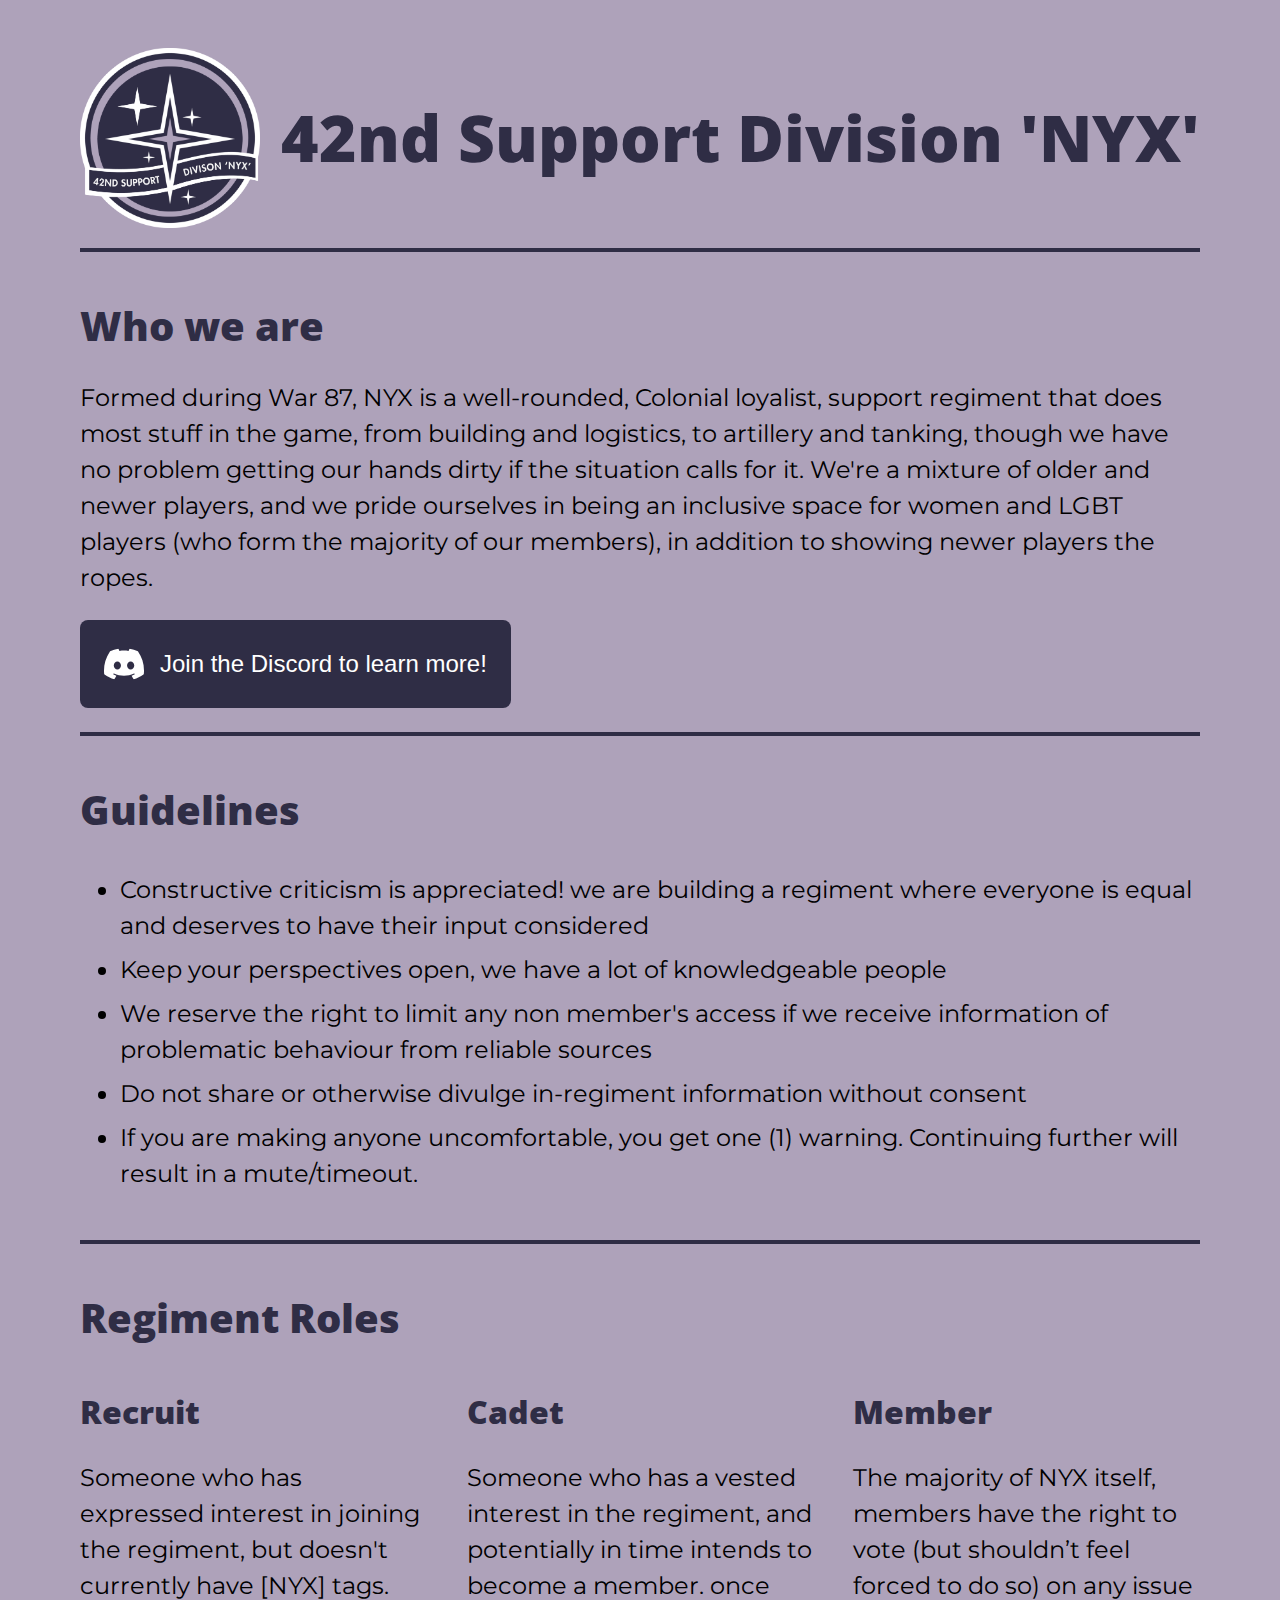
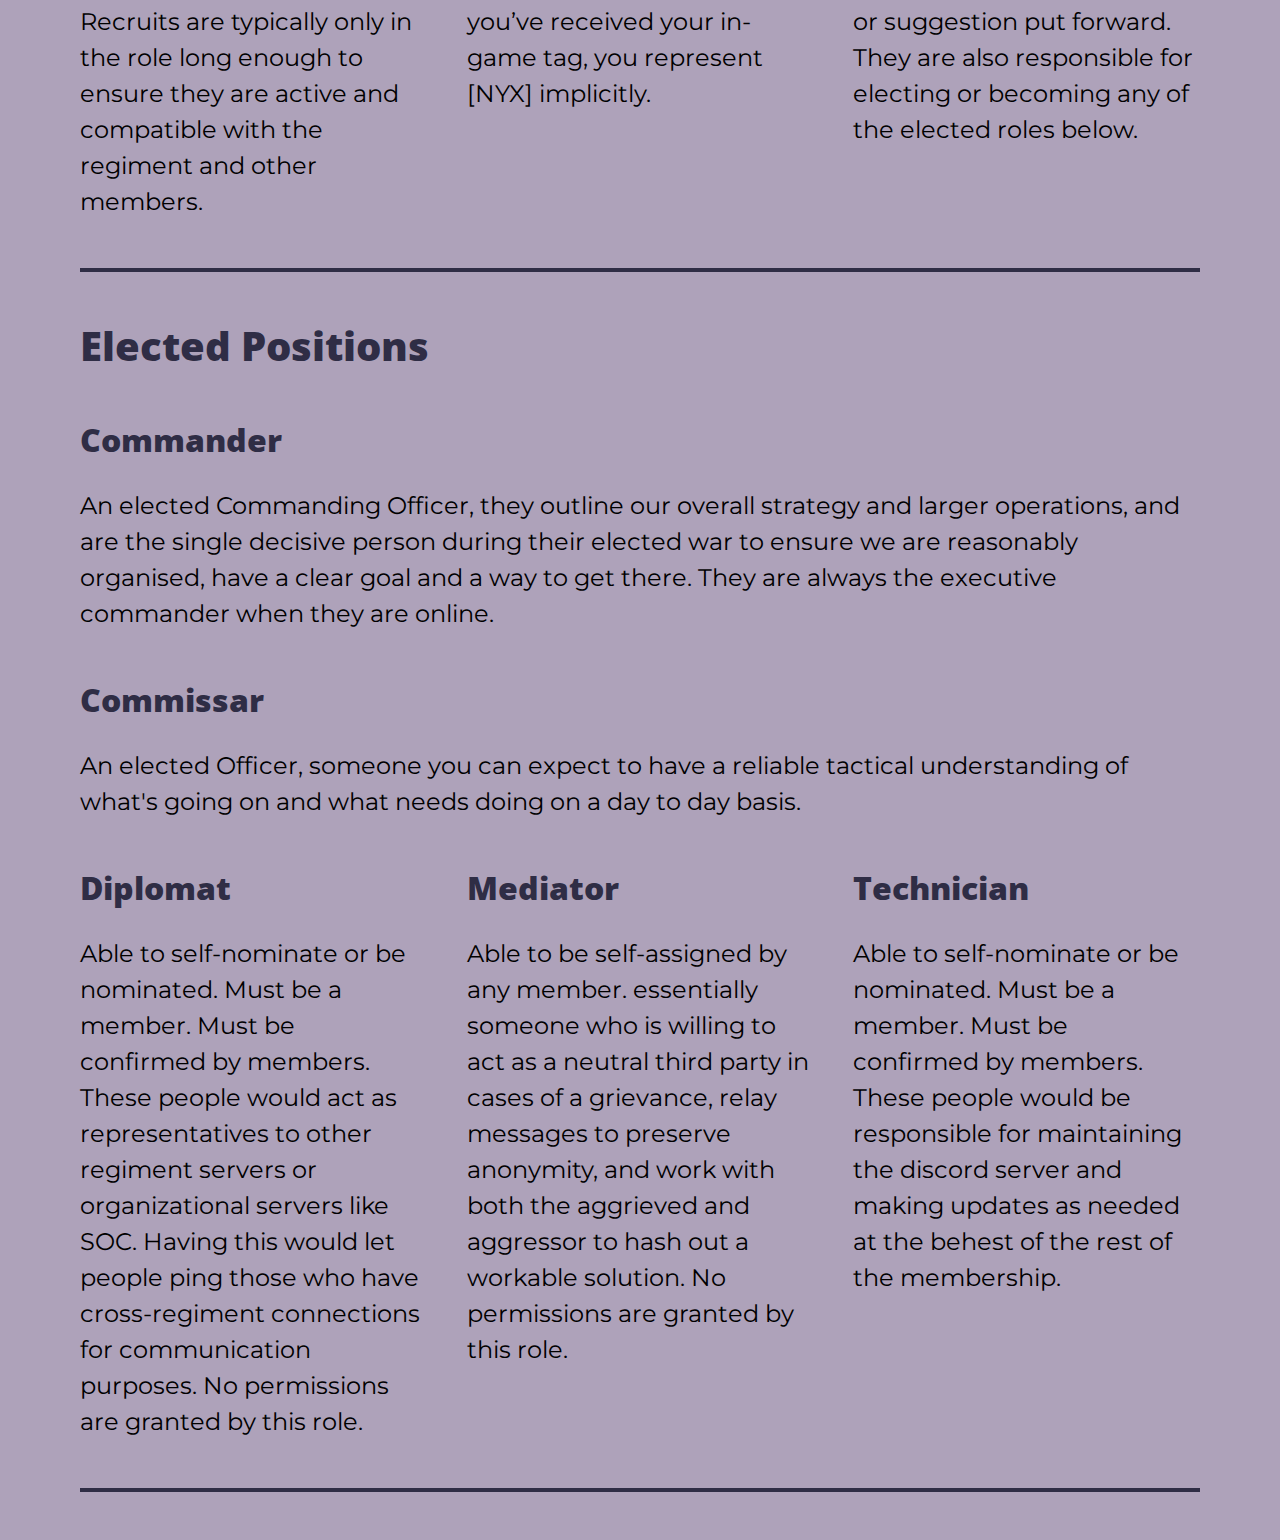
<file: index.html>
<!DOCTYPE html>
<html lang="en">
<head>
  <meta charset="UTF-8">
  <meta http-equiv="X-UA-Compatible" content="IE=edge">
  <meta name="viewport" content="width=device-width, initial-scale=1.0">
  <meta name="keywords" content="foxhole, nyx, division, regiment, colonial">
  <link rel="shortcut icon" href="favicon.ico" type="image/x-icon">
  <link rel="stylesheet" href="style.css">
  <title>NYX</title>
</head>
<body>
  <header>
    <img src="logo.png" alt="NYX Logo">
    <nav>
      <h1>42nd Support Division 'NYX'</h1>
    </nav>
  </header>
  <hr>
  <section class="information">
    <div class="item">
    <h2>Who we are</h2>
    <p>
      Formed during War 87, NYX is a well-rounded, Colonial loyalist, support regiment that does most stuff in the game, from building and logistics, to artillery and tanking, though we have no problem getting our hands dirty if the situation calls for it.
      
      We're a mixture of older and newer players, and we pride ourselves in being an inclusive space for women and LGBT players (who form the majority of our members), in addition to showing newer players the ropes. 
    </p>
  </div>
  <div class="discord">   
    <button name="Join NYX Discord" onclick="window.location.href='https://discord.gg/joinnyx';">
      <img aria-hidden="true" src="discord.svg"/>
      Join the Discord to learn more!
    </button>
  </div>
  </section>
  <hr>
  <section class="information">
    <div class="item">
    <h2>Guidelines</h2>
    <ul>
      <li>Constructive criticism is appreciated! we are building a regiment where everyone is equal and deserves to have their input considered</li>
      <li>Keep your perspectives open, we have a lot of knowledgeable people</li>
      <li>We reserve the right to limit any non member's access if we receive information of problematic behaviour from reliable sources</li>
      <li>Do not share or otherwise divulge in-regiment information without consent</li>
      <li>If you are making anyone uncomfortable, you get one (1) warning. Continuing further will result in a mute/timeout.</li>
    </ul>
  </div>
  </section>
  <hr>
  <section class="structure">
    <h2>Regiment Roles</h2>
    <div class="item">
      <h3>Recruit</h3>
      <p>Someone who has expressed interest in joining the regiment, but doesn't currently have [NYX] tags. Recruits are typically only in the role long enough to ensure they are active and compatible with the regiment and other members.</p>
    </div>
    <div class="item">
      <h3>Cadet</h3>
      <p>Someone who has a vested interest in the regiment, and potentially in time intends to become a member. once you’ve received your in-game tag, you represent [NYX] implicitly.</p>
    </div>
    <div class="item">
      <h3>Member</h3>
      <p>The majority of NYX itself, members have the right to vote (but shouldn’t feel forced to do so) on any issue or suggestion put forward. They are also responsible for electing or becoming any of the elected roles below.</p>
    </div>
  </section>
  <hr>
  <section class="structure structure-alt">
    <h2>Elected Positions</h2>
    <div class="item-alt">
      <h3>Commander</h3>
      <p>An elected Commanding Officer, they outline our overall strategy and larger operations, and are the single decisive person during their elected war to ensure we are reasonably organised, have a clear goal and a way to get there. They are always the executive commander when they are online.</p>
    </div>
    <div class="item-alt">
      <h3>Commissar</h3>
      <p>An elected Officer, someone you can expect to have a reliable tactical understanding of what's going on and what needs doing on a day to day basis. </p>
    </div>
    <div class="item">
      <h3>Diplomat</h3>
      <p>Able to self-nominate or be nominated. Must be a member. Must be confirmed by members. These people would act as representatives to other regiment servers or organizational servers like SOC. Having this would let people ping those who have cross-regiment connections for communication purposes. No permissions are granted by this role.</p>
    </div>
    <div class="item">
      <h3>Mediator</h3>
      <p>Able to be self-assigned by any member. essentially someone who is willing to act as a neutral third party in cases of a grievance, relay messages to preserve anonymity, and work with both the aggrieved and aggressor to hash out a workable solution. No permissions are granted by this role.</p>
    </div>
    <div class="item">
      <h3>Technician</h3>
      <p>Able to self-nominate or be nominated. Must be a member. Must be confirmed by members. These people would be responsible for maintaining the discord server and making updates as needed at the behest of the rest of the membership.</p>
    </div>
  </section>
  <hr>
</body>
</html>
</file>
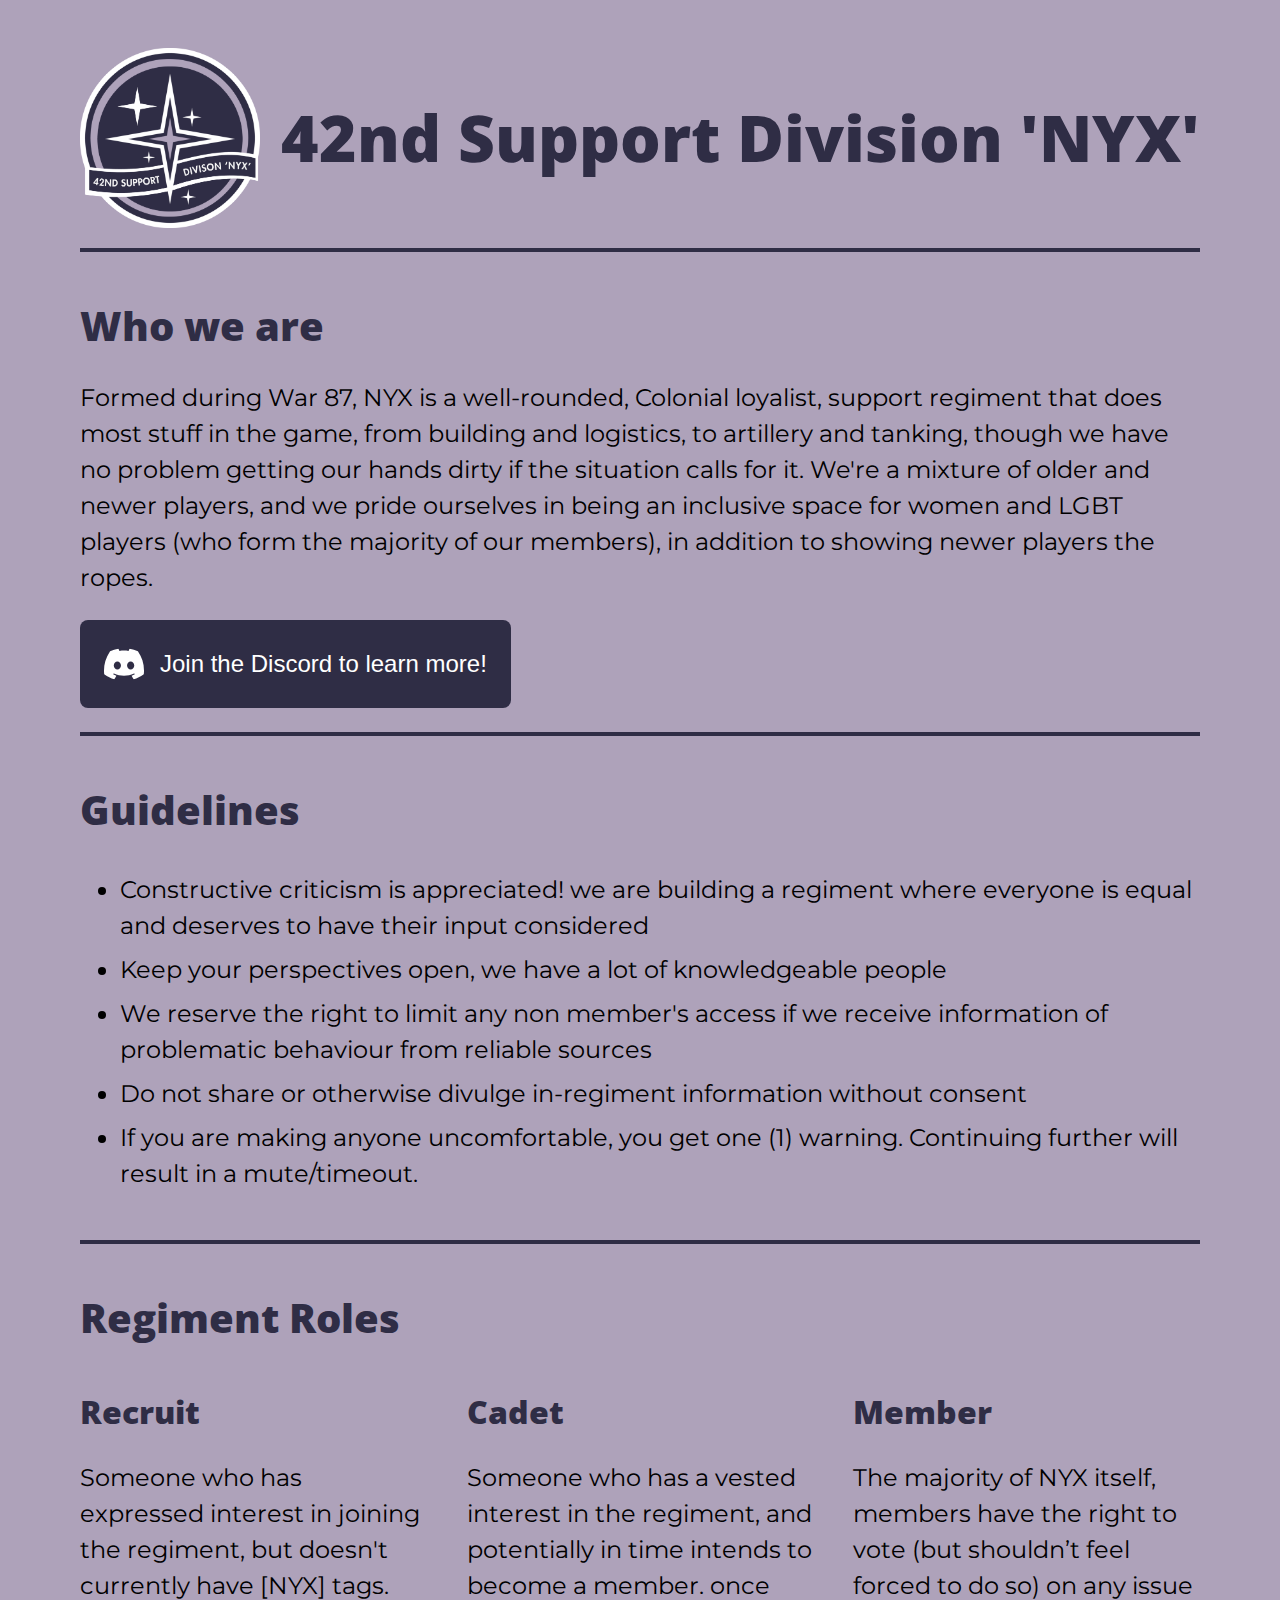
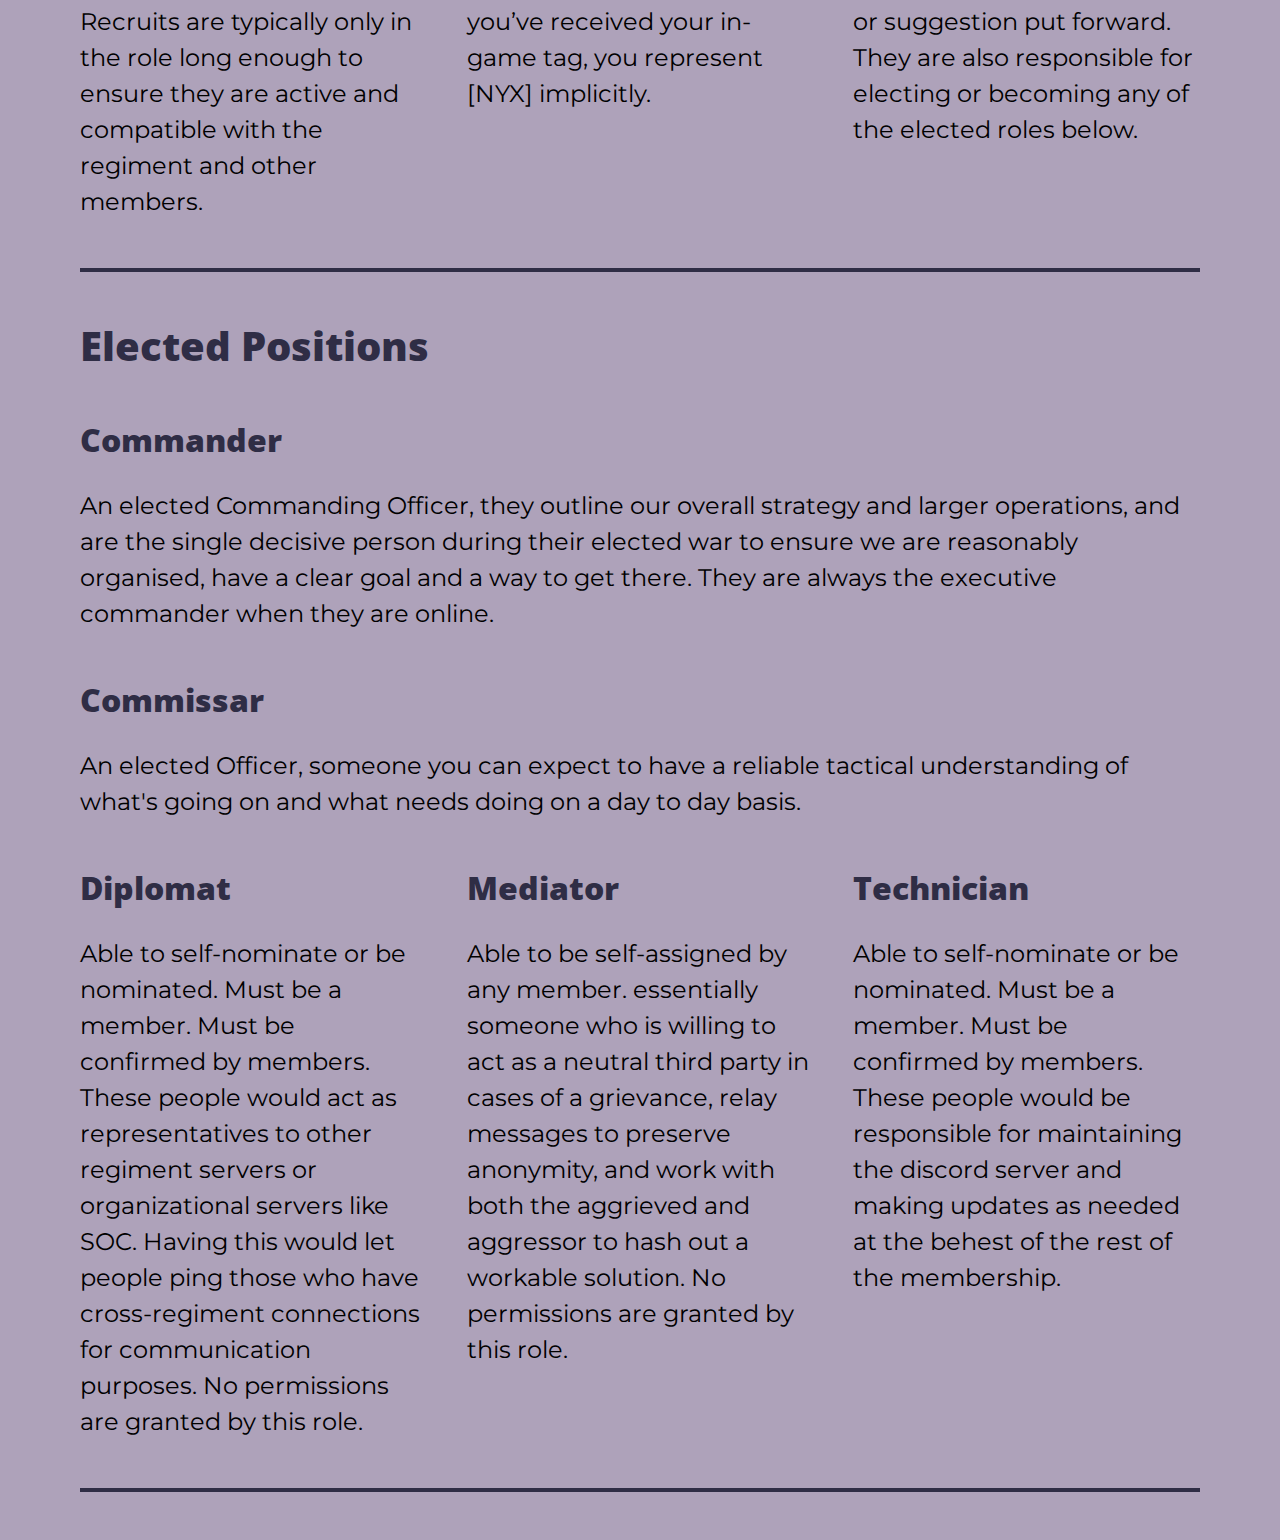
<file: nyx.html>
<!DOCTYPE html>
<html lang="en">
<head>
  <meta charset="UTF-8">
  <meta http-equiv="X-UA-Compatible" content="IE=edge">
  <meta name="viewport" content="width=device-width, initial-scale=1.0">
  <meta name="keywords" content="foxhole, nyx, division, regiment, colonial">
  <link rel="shortcut icon" href="favicon.ico" type="image/x-icon">
  <link rel="stylesheet" href="style.css">
  <title>NYX</title>
</head>
<body>
  <header>
    <img src="logo.png" alt="NYX Logo">
    <nav>
      <h1>42nd Support Division 'NYX'</h1>
    </nav>
  </header>
  <hr>
  <section class="information">
    <div class="item">
    <h2>Who we are</h2>
    <p>
      Formed during War 87, NYX is a well-rounded, Colonial loyalist, support regiment that does most stuff in the game, from building and logistics, to artillery and tanking, though we have no problem getting our hands dirty if the situation calls for it.
      
      We're a mixture of older and newer players, and we pride ourselves in being an inclusive space for women and LGBT players (who form the majority of our members), in addition to showing newer players the ropes. 
    </p>
  </div>
  <div class="discord">   
    <button name="Join NYX Discord" onclick="window.location.href='https://discord.gg/joinnyx';">
      <img aria-hidden="true" src="discord.svg"/>
      Join the Discord to learn more!
    </button>
  </div>
  </section>
  <hr>
  <section class="information">
    <div class="item">
    <h2>Guidelines</h2>
    <ul>
      <li>Constructive criticism is appreciated! we are building a regiment where everyone is equal and deserves to have their input considered</li>
      <li>Keep your perspectives open, we have a lot of knowledgeable people</li>
      <li>We reserve the right to limit any non member's access if we receive information of problematic behaviour from reliable sources</li>
      <li>Do not share or otherwise divulge in-regiment information without consent</li>
      <li>If you are making anyone uncomfortable, you get one (1) warning. Continuing further will result in a mute/timeout.</li>
    </ul>
  </div>
  </section>
  <hr>
  <section class="structure">
    <h2>Regiment Roles</h2>
    <div class="item">
      <h3>Recruit</h3>
      <p>Someone who has expressed interest in joining the regiment, but doesn't currently have [NYX] tags. Recruits are typically only in the role long enough to ensure they are active and compatible with the regiment and other members.</p>
    </div>
    <div class="item">
      <h3>Cadet</h3>
      <p>Someone who has a vested interest in the regiment, and potentially in time intends to become a member. once you’ve received your in-game tag, you represent [NYX] implicitly.</p>
    </div>
    <div class="item">
      <h3>Member</h3>
      <p>The majority of NYX itself, members have the right to vote (but shouldn’t feel forced to do so) on any issue or suggestion put forward. They are also responsible for electing or becoming any of the elected roles below.</p>
    </div>
  </section>
  <hr>
  <section class="structure structure-alt">
    <h2>Elected Positions</h2>
    <div class="item-alt">
      <h3>Commander</h3>
      <p>An elected Commanding Officer, they outline our overall strategy and larger operations, and are the single decisive person during their elected war to ensure we are reasonably organised, have a clear goal and a way to get there. They are always the executive commander when they are online.</p>
    </div>
    <div class="item-alt">
      <h3>Commissar</h3>
      <p>An elected Officer, someone you can expect to have a reliable tactical understanding of what's going on and what needs doing on a day to day basis. </p>
    </div>
    <div class="item">
      <h3>Diplomat</h3>
      <p>Able to self-nominate or be nominated. Must be a member. Must be confirmed by members. These people would act as representatives to other regiment servers or organizational servers like SOC. Having this would let people ping those who have cross-regiment connections for communication purposes. No permissions are granted by this role.</p>
    </div>
    <div class="item">
      <h3>Mediator</h3>
      <p>Able to be self-assigned by any member. essentially someone who is willing to act as a neutral third party in cases of a grievance, relay messages to preserve anonymity, and work with both the aggrieved and aggressor to hash out a workable solution. No permissions are granted by this role.</p>
    </div>
    <div class="item">
      <h3>Technician</h3>
      <p>Able to self-nominate or be nominated. Must be a member. Must be confirmed by members. These people would be responsible for maintaining the discord server and making updates as needed at the behest of the rest of the membership.</p>
    </div>
  </section>
  <hr>
</body>
</html>
</file>
<file: style.css>
@import url('https://fonts.googleapis.com/css2?family=Montserrat&family=Open+Sans:wght@600;800&display=swap');

body {
  font-family: Montserrat;
  font-size: 24px;
  line-height: 1.5;
  background-color: #aea2ba;
  color: #000000;
  margin: 48px auto 48px auto;
  width: 1120px;
}
.divider {
  height: 30px;
  border-bottom: 3px solid #2f2d45;
  margin-bottom: 20px;
}
header{
  display: flex;
  flex-direction: row;
  align-items: center;
  justify-content: space-between;
}

header img {
  width: 180px;
  height: 180px;
}

h1, h2, h3 {
  font-family: Open Sans;
  font-weight: 800;
  color: #2f2d45;
  margin: 20px 0px 20px 0px;
}

h1 {
  font-size: 64px;
}

h2 {
  font-size: 40px;
}

h3 {
  font-size: 32px;
}

li {
  padding: 8px 0 0 0;
}

hr {
  border: 0;
  border-top: 4px solid #2f2d45;
  margin: 20px 0px 20px 0px;
}

button {
  display: flex;
  flex-direction: row;
  align-items: center;
  justify-content: space-between;
  background-color: #2f2d45;
  color: #ffffff;
  border: none;
  border-radius: 8px;
  font-size: 24px;
  padding: 24px;
  cursor: pointer;
  transition-duration: 0.4s;
}

button img {
  width: 40px;
  height: 40px;
  padding: 0 16px 0 0;
}

button:hover {
  background-color: #1b1831;
}

section {
  display: grid;
  grid-template-columns: repeat(12, 1fr);
  column-gap: 40px;
  margin: 24px auto 24px auto;
  grid-auto-flow: row;
}

section.information div.item {
  grid-column: 1 / span 12;

}
section.information div.discord {
  grid-column: 1 / span 12;
}

section.structure h2 {
  grid-column: 1 / span 12;
}

section.structure div.item {
  grid-column: span 4;

}

section.structure-alt div.item {
  grid-column: span 4;
}

section.structure-alt div.item-alt {
  grid-column: 1 / span 12;
}


@media (max-width: 1248px) {
  body {
    width: auto;
    margin: 48px 64px 48px 64px;
  }
  h1 {
    font-size: 48px;
  }
  header img {
    width: 160px;
    height: 160px;
  }
}

@media (max-width: 980px) {
  body {
    font-size: 18px;
  }

  h1 {
    font-size: 40px;
  }
  h2 {
    font-size: 32px;
  }
  
  h3 {
    font-size: 24px;
  }

  header img {
    width: 140px;
    height: 140px;
  }
}

@media (max-width: 700px) {
  body {
    margin: 48px 32px 48px 32px;
  }

  h1 {
    font-size: 34px;
  }
  header img {
    width: 120px;
    height: 120px;
  }
  button {
    padding: 20px;
  }

  section.information div.item,
  section.structure h2,
  section.structure div.item,
  section.structure-alt div.item,
  section.structure-alt div.item-alt{
    grid-column: 1 / span 12;
  }
}

@media (max-width: 480px) {
  body {
    margin: 48px 15px 48px 15px;
  }

  h1 {
    font-size: 30px;
  }
  h2 {
    font-size: 32px;
  }
  
  h3 {
    font-size: 24px;
  }

  header img {
    width: 100px;
    height: 100px;
  }
  button {
    font-size: 20px;
    padding: 18px;
  }
  ul {
    padding: 0px 0px 0px 15px;
  }
}
</file>
